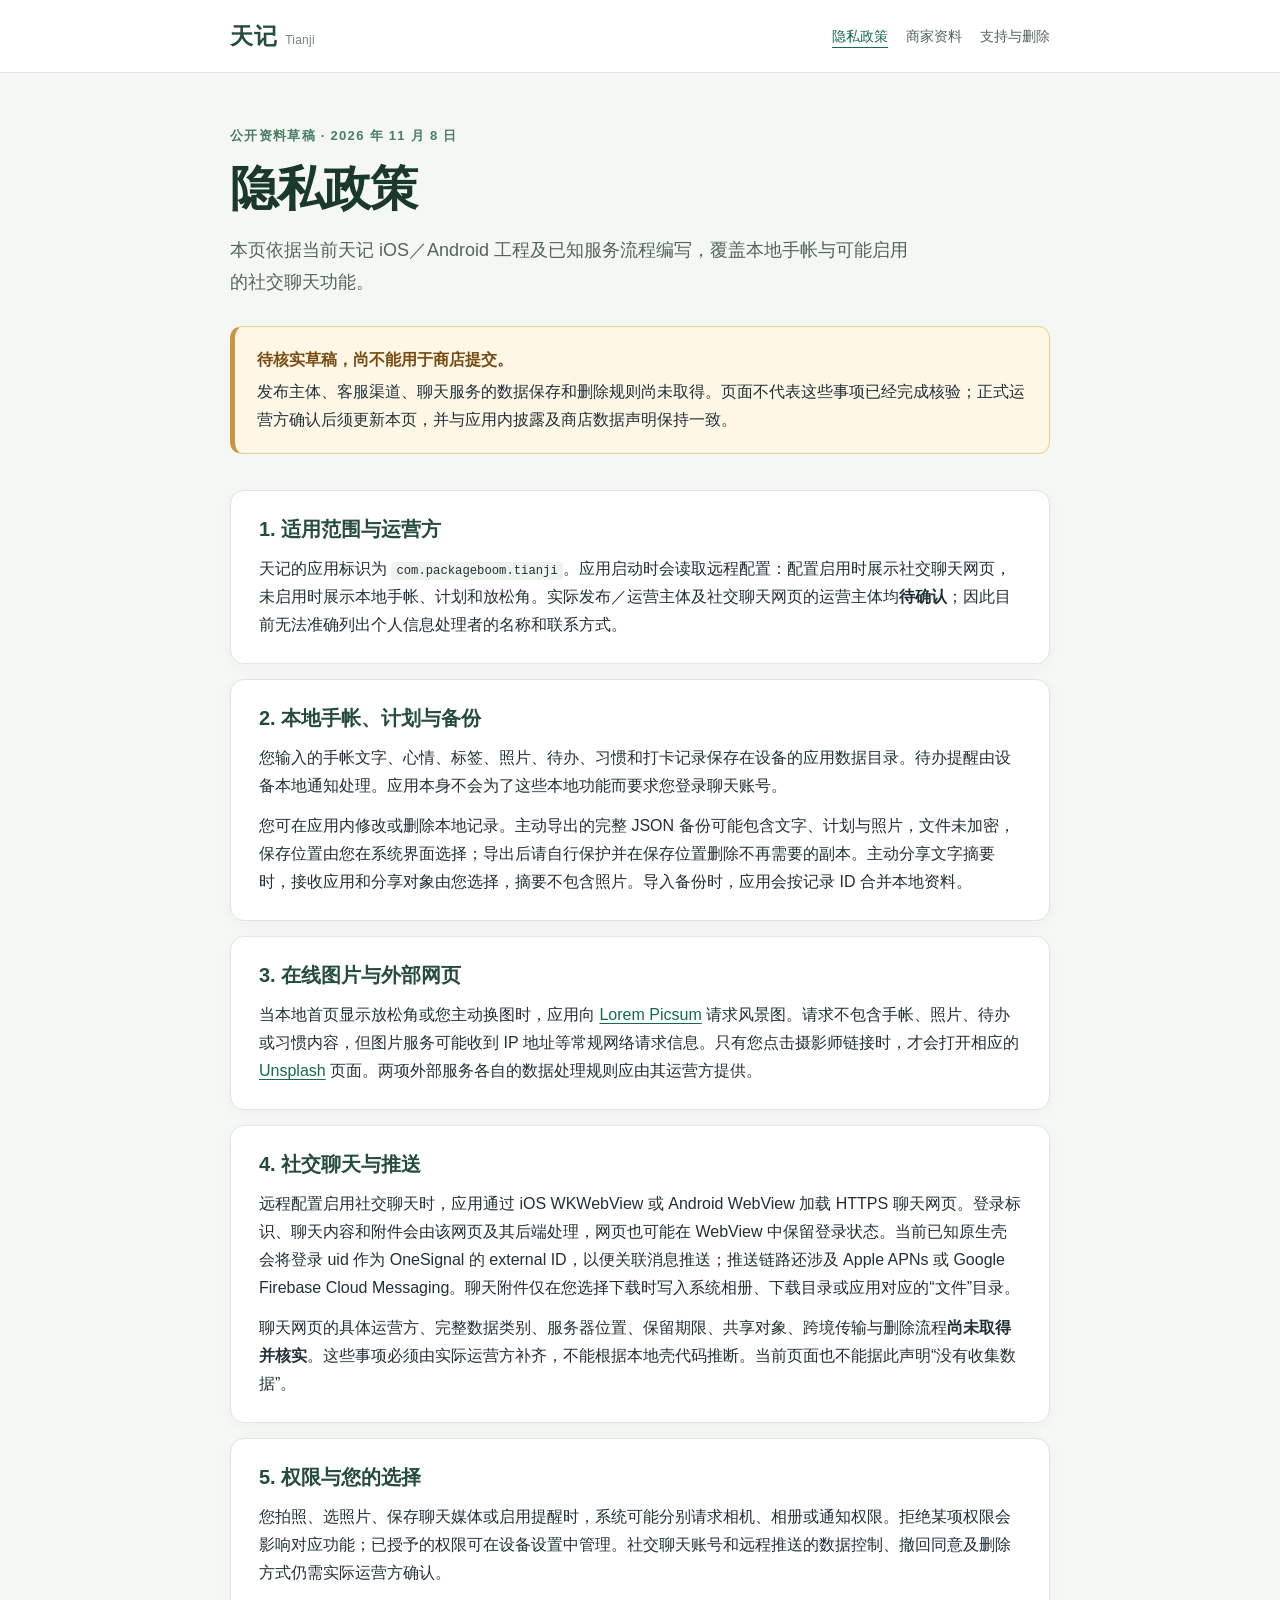
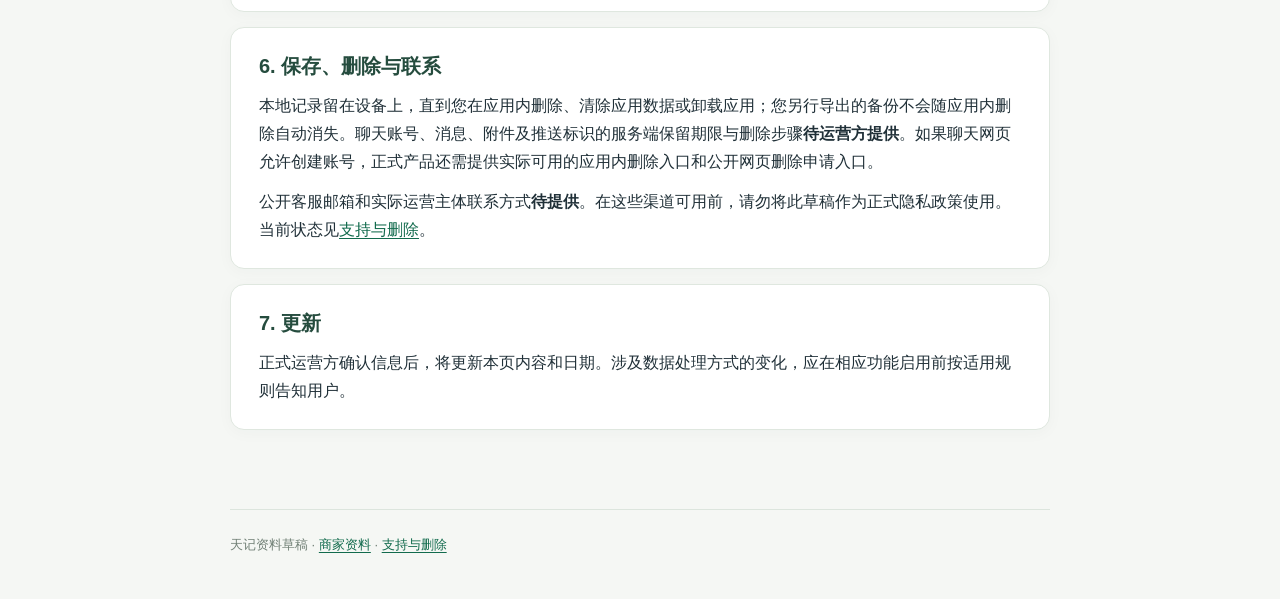
<file: index.html>
<!doctype html>
<html lang="zh-CN">
<head>
  <meta charset="utf-8">
  <meta name="viewport" content="width=device-width, initial-scale=1">
  <meta name="robots" content="noindex, nofollow">
  <meta name="description" content="天记隐私政策待核实草稿，说明当前应用已知的数据处理和待确认事项。">
  <title>天记｜隐私政策（待核实草稿）</title>
  <link rel="stylesheet" href="style.css">
</head>
<body>
  <header class="site-header"><div class="wrap header-inner"><a class="brand" href="./">天记 <span>Tianji</span></a><nav aria-label="站点导航"><a aria-current="page" href="./">隐私政策</a><a href="merchant.html">商家资料</a><a href="support.html">支持与删除</a></nav></div></header>
  <main class="wrap">
    <div class="eyebrow">公开资料草稿 · 2026 年 11 月 8 日</div>
    <h1>隐私政策</h1>
    <p class="lead">本页依据当前天记 iOS／Android 工程及已知服务流程编写，覆盖本地手帐与可能启用的社交聊天功能。</p>
    <div class="notice" role="note"><strong>待核实草稿，尚不能用于商店提交。</strong>发布主体、客服渠道、聊天服务的数据保存和删除规则尚未取得。页面不代表这些事项已经完成核验；正式运营方确认后须更新本页，并与应用内披露及商店数据声明保持一致。</div>
    <section><h2>1. 适用范围与运营方</h2><p>天记的应用标识为 <code>com.packageboom.tianji</code>。应用启动时会读取远程配置：配置启用时展示社交聊天网页，未启用时展示本地手帐、计划和放松角。实际发布／运营主体及社交聊天网页的运营主体均<strong>待确认</strong>；因此目前无法准确列出个人信息处理者的名称和联系方式。</p></section>
    <section><h2>2. 本地手帐、计划与备份</h2><p>您输入的手帐文字、心情、标签、照片、待办、习惯和打卡记录保存在设备的应用数据目录。待办提醒由设备本地通知处理。应用本身不会为了这些本地功能而要求您登录聊天账号。</p><p>您可在应用内修改或删除本地记录。主动导出的完整 JSON 备份可能包含文字、计划与照片，文件未加密，保存位置由您在系统界面选择；导出后请自行保护并在保存位置删除不再需要的副本。主动分享文字摘要时，接收应用和分享对象由您选择，摘要不包含照片。导入备份时，应用会按记录 ID 合并本地资料。</p></section>
    <section><h2>3. 在线图片与外部网页</h2><p>当本地首页显示放松角或您主动换图时，应用向 <a href="https://picsum.photos/">Lorem Picsum</a> 请求风景图。请求不包含手帐、照片、待办或习惯内容，但图片服务可能收到 IP 地址等常规网络请求信息。只有您点击摄影师链接时，才会打开相应的 <a href="https://unsplash.com/">Unsplash</a> 页面。两项外部服务各自的数据处理规则应由其运营方提供。</p></section>
    <section><h2>4. 社交聊天与推送</h2><p>远程配置启用社交聊天时，应用通过 iOS WKWebView 或 Android WebView 加载 HTTPS 聊天网页。登录标识、聊天内容和附件会由该网页及其后端处理，网页也可能在 WebView 中保留登录状态。当前已知原生壳会将登录 uid 作为 OneSignal 的 external ID，以便关联消息推送；推送链路还涉及 Apple APNs 或 Google Firebase Cloud Messaging。聊天附件仅在您选择下载时写入系统相册、下载目录或应用对应的“文件”目录。</p><p>聊天网页的具体运营方、完整数据类别、服务器位置、保留期限、共享对象、跨境传输与删除流程<strong>尚未取得并核实</strong>。这些事项必须由实际运营方补齐，不能根据本地壳代码推断。当前页面也不能据此声明“没有收集数据”。</p></section>
    <section><h2>5. 权限与您的选择</h2><p>您拍照、选照片、保存聊天媒体或启用提醒时，系统可能分别请求相机、相册或通知权限。拒绝某项权限会影响对应功能；已授予的权限可在设备设置中管理。社交聊天账号和远程推送的数据控制、撤回同意及删除方式仍需实际运营方确认。</p></section>
    <section><h2>6. 保存、删除与联系</h2><p>本地记录留在设备上，直到您在应用内删除、清除应用数据或卸载应用；您另行导出的备份不会随应用内删除自动消失。聊天账号、消息、附件及推送标识的服务端保留期限与删除步骤<strong>待运营方提供</strong>。如果聊天网页允许创建账号，正式产品还需提供实际可用的应用内删除入口和公开网页删除申请入口。</p><p>公开客服邮箱和实际运营主体联系方式<strong>待提供</strong>。在这些渠道可用前，请勿将此草稿作为正式隐私政策使用。当前状态见<a href="support.html">支持与删除</a>。</p></section>
    <section><h2>7. 更新</h2><p>正式运营方确认信息后，将更新本页内容和日期。涉及数据处理方式的变化，应在相应功能启用前按适用规则告知用户。</p></section>
  </main>
  <footer class="wrap">天记资料草稿 · <a href="merchant.html">商家资料</a> · <a href="support.html">支持与删除</a></footer>
</body>
</html>
</file>
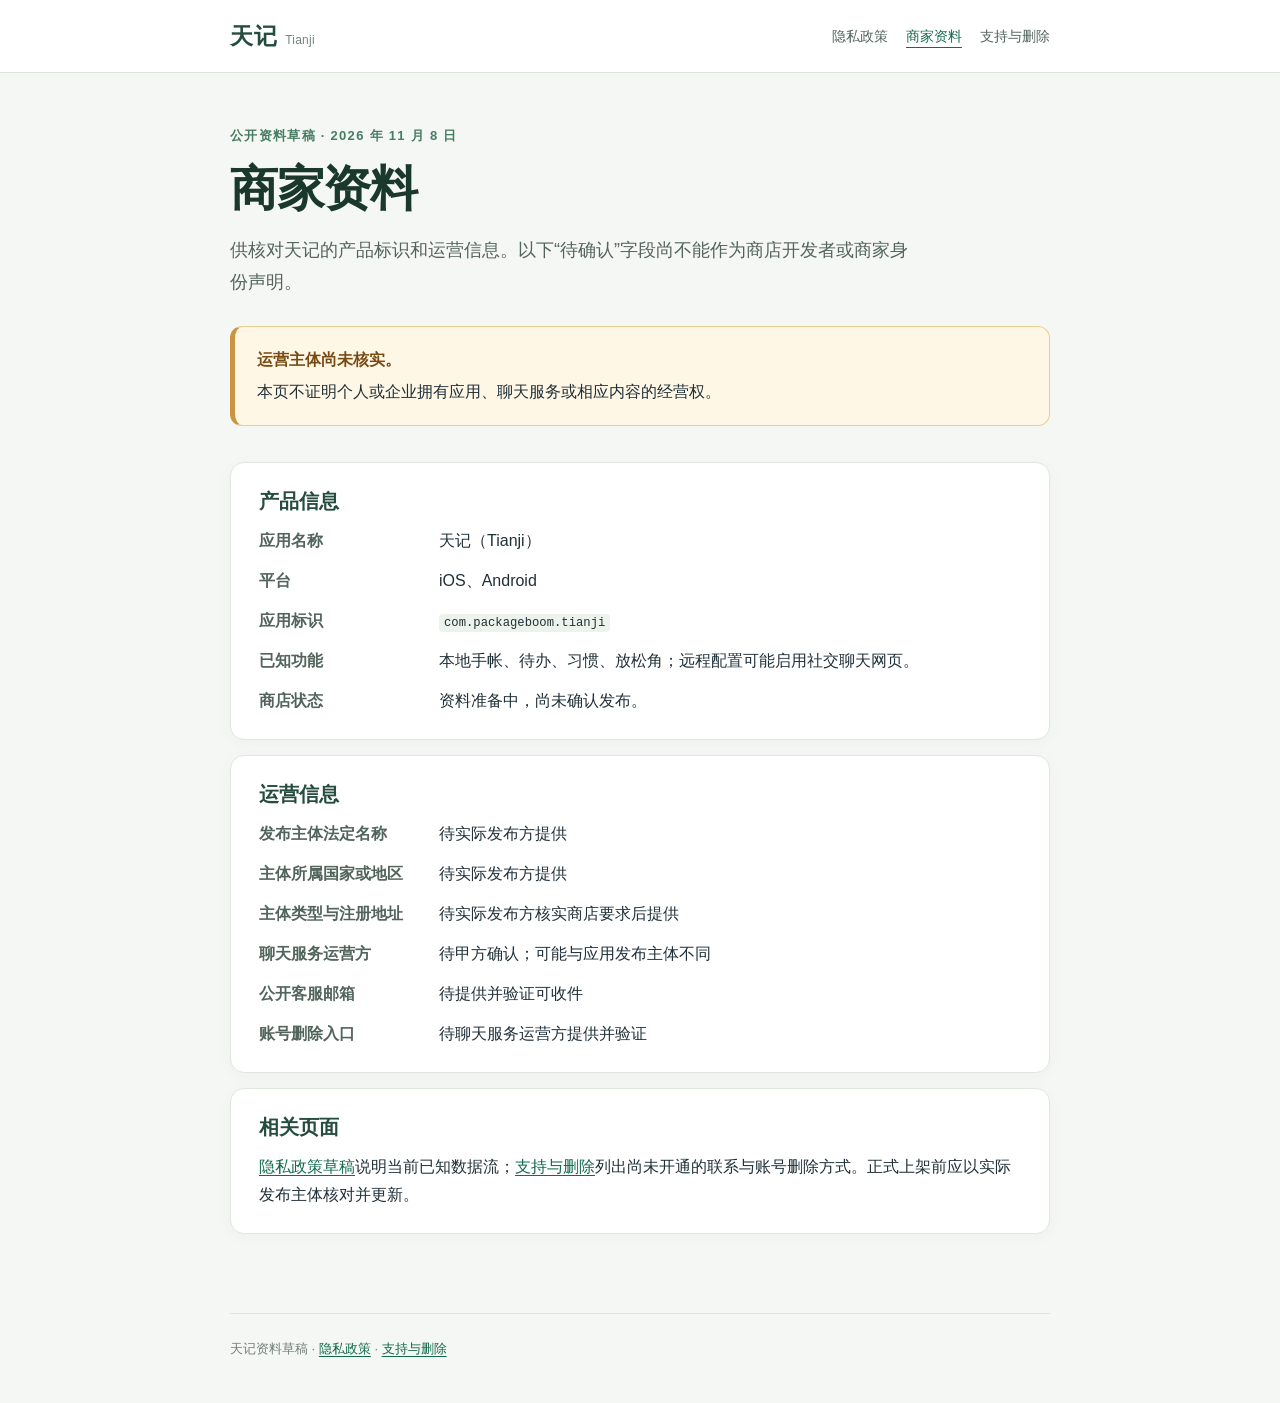
<file: merchant.html>
<!doctype html>
<html lang="zh-CN"><head><meta charset="utf-8"><meta name="viewport" content="width=device-width, initial-scale=1"><meta name="robots" content="noindex, nofollow"><title>天记｜商家资料（待核实草稿）</title><link rel="stylesheet" href="style.css"></head><body>
<header class="site-header"><div class="wrap header-inner"><a class="brand" href="./">天记 <span>Tianji</span></a><nav aria-label="站点导航"><a href="./">隐私政策</a><a aria-current="page" href="merchant.html">商家资料</a><a href="support.html">支持与删除</a></nav></div></header>
<main class="wrap"><div class="eyebrow">公开资料草稿 · 2026 年 11 月 8 日</div><h1>商家资料</h1><p class="lead">供核对天记的产品标识和运营信息。以下“待确认”字段尚不能作为商店开发者或商家身份声明。</p><div class="notice" role="note"><strong>运营主体尚未核实。</strong>本页不证明个人或企业拥有应用、聊天服务或相应内容的经营权。</div>
<section><h2>产品信息</h2><dl><dt>应用名称</dt><dd>天记（Tianji）</dd><dt>平台</dt><dd>iOS、Android</dd><dt>应用标识</dt><dd><code>com.packageboom.tianji</code></dd><dt>已知功能</dt><dd>本地手帐、待办、习惯、放松角；远程配置可能启用社交聊天网页。</dd><dt>商店状态</dt><dd>资料准备中，尚未确认发布。</dd></dl></section>
<section><h2>运营信息</h2><dl><dt>发布主体法定名称</dt><dd>待实际发布方提供</dd><dt>主体所属国家或地区</dt><dd>待实际发布方提供</dd><dt>主体类型与注册地址</dt><dd>待实际发布方核实商店要求后提供</dd><dt>聊天服务运营方</dt><dd>待甲方确认；可能与应用发布主体不同</dd><dt>公开客服邮箱</dt><dd>待提供并验证可收件</dd><dt>账号删除入口</dt><dd>待聊天服务运营方提供并验证</dd></dl></section>
<section><h2>相关页面</h2><p><a href="./">隐私政策草稿</a>说明当前已知数据流；<a href="support.html">支持与删除</a>列出尚未开通的联系与账号删除方式。正式上架前应以实际发布主体核对并更新。</p></section></main><footer class="wrap">天记资料草稿 · <a href="./">隐私政策</a> · <a href="support.html">支持与删除</a></footer></body></html>
</file>
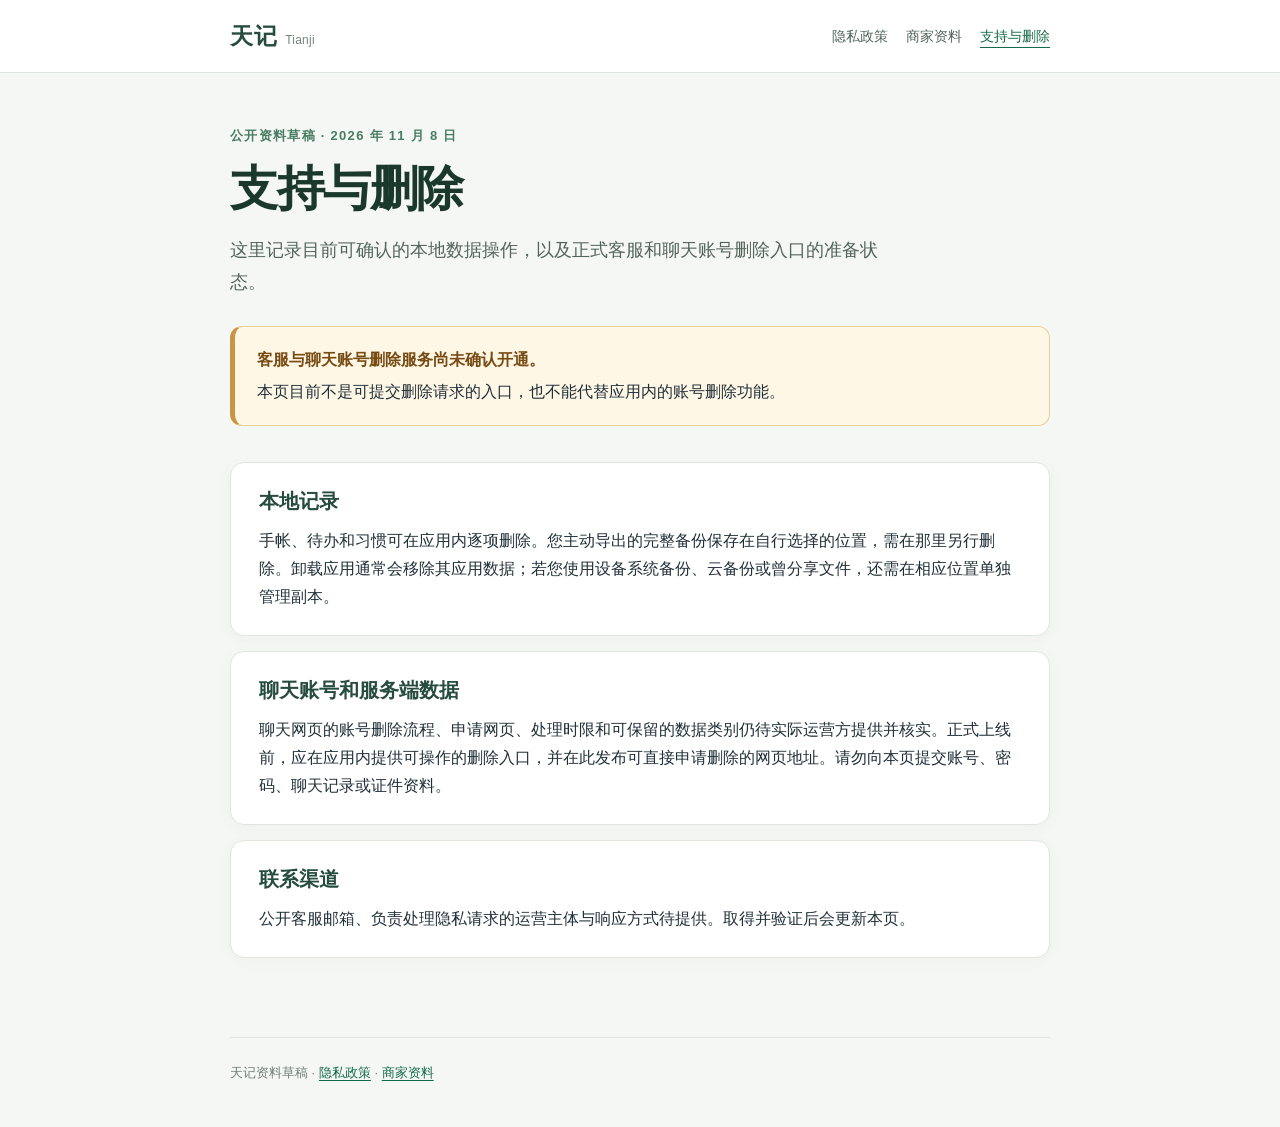
<file: support.html>
<!doctype html>
<html lang="zh-CN"><head><meta charset="utf-8"><meta name="viewport" content="width=device-width, initial-scale=1"><meta name="robots" content="noindex, nofollow"><title>天记｜支持与删除（待核实草稿）</title><link rel="stylesheet" href="style.css"></head><body>
<header class="site-header"><div class="wrap header-inner"><a class="brand" href="./">天记 <span>Tianji</span></a><nav aria-label="站点导航"><a href="./">隐私政策</a><a href="merchant.html">商家资料</a><a aria-current="page" href="support.html">支持与删除</a></nav></div></header>
<main class="wrap"><div class="eyebrow">公开资料草稿 · 2026 年 11 月 8 日</div><h1>支持与删除</h1><p class="lead">这里记录目前可确认的本地数据操作，以及正式客服和聊天账号删除入口的准备状态。</p><div class="notice" role="note"><strong>客服与聊天账号删除服务尚未确认开通。</strong>本页目前不是可提交删除请求的入口，也不能代替应用内的账号删除功能。</div>
<section><h2>本地记录</h2><p>手帐、待办和习惯可在应用内逐项删除。您主动导出的完整备份保存在自行选择的位置，需在那里另行删除。卸载应用通常会移除其应用数据；若您使用设备系统备份、云备份或曾分享文件，还需在相应位置单独管理副本。</p></section>
<section><h2>聊天账号和服务端数据</h2><p>聊天网页的账号删除流程、申请网页、处理时限和可保留的数据类别仍待实际运营方提供并核实。正式上线前，应在应用内提供可操作的删除入口，并在此发布可直接申请删除的网页地址。请勿向本页提交账号、密码、聊天记录或证件资料。</p></section>
<section><h2>联系渠道</h2><p>公开客服邮箱、负责处理隐私请求的运营主体与响应方式待提供。取得并验证后会更新本页。</p></section></main><footer class="wrap">天记资料草稿 · <a href="./">隐私政策</a> · <a href="merchant.html">商家资料</a></footer></body></html>
</file>
<file: style.css>
:root{color-scheme:light;font-family:-apple-system,BlinkMacSystemFont,"PingFang SC","Microsoft YaHei",sans-serif;color:#203038;background:#f5f7f4}*{box-sizing:border-box}body{margin:0;line-height:1.75}.wrap{width:min(100% - 40px,820px);margin-inline:auto}.site-header{background:#fff;border-bottom:1px solid #dce5dd}.header-inner{display:flex;align-items:center;justify-content:space-between;gap:20px;min-height:72px}.brand{font-size:23px;font-weight:700;letter-spacing:.04em;text-decoration:none;color:#254c3e;white-space:nowrap}.brand span{font-size:12px;font-weight:500;color:#74867b;letter-spacing:.02em}nav{display:flex;flex-wrap:wrap;gap:18px}nav a{color:#52645c;text-decoration:none;font-size:14px}nav a:hover,nav a[aria-current=page]{color:#176b4b;text-decoration:underline;text-underline-offset:6px}main{padding-block:52px 64px}.eyebrow{font-size:13px;font-weight:700;color:#477d62;letter-spacing:.1em}h1{font-size:clamp(32px,6vw,48px);line-height:1.2;letter-spacing:-.03em;margin:12px 0 18px;color:#1a392c}.lead{font-size:18px;color:#53645a;max-width:680px;margin:0 0 28px}.notice{background:#fff7e6;border:1px solid #e9ce91;border-left:5px solid #cb9440;padding:19px 22px;border-radius:12px;margin:26px 0 36px}.notice strong{display:block;color:#784b13;margin-bottom:4px}section{background:#fff;border:1px solid #dfe7df;border-radius:14px;padding:24px 28px;margin:15px 0;box-shadow:0 3px 16px #254c3e08}h2{font-size:20px;line-height:1.4;margin:0 0 12px;color:#254c3e}p{margin:0 0 12px}p:last-child{margin-bottom:0}a{color:#126b4d;text-underline-offset:3px}code{font-size:.94em;background:#eef2ec;padding:2px 5px;border-radius:4px}dl{display:grid;grid-template-columns:160px 1fr;gap:12px 20px;margin:0}dt{font-weight:700;color:#52645c}dd{margin:0}footer{border-top:1px solid #dce5dd;padding:24px 0 42px;color:#718076;font-size:13px}@media(max-width:620px){.header-inner{align-items:flex-start;flex-direction:column;padding-block:16px;gap:10px}nav{gap:14px}main{padding-block:38px 48px}section{padding:21px 20px}dl{grid-template-columns:1fr;gap:3px}dd{margin-bottom:12px}}
</file>
